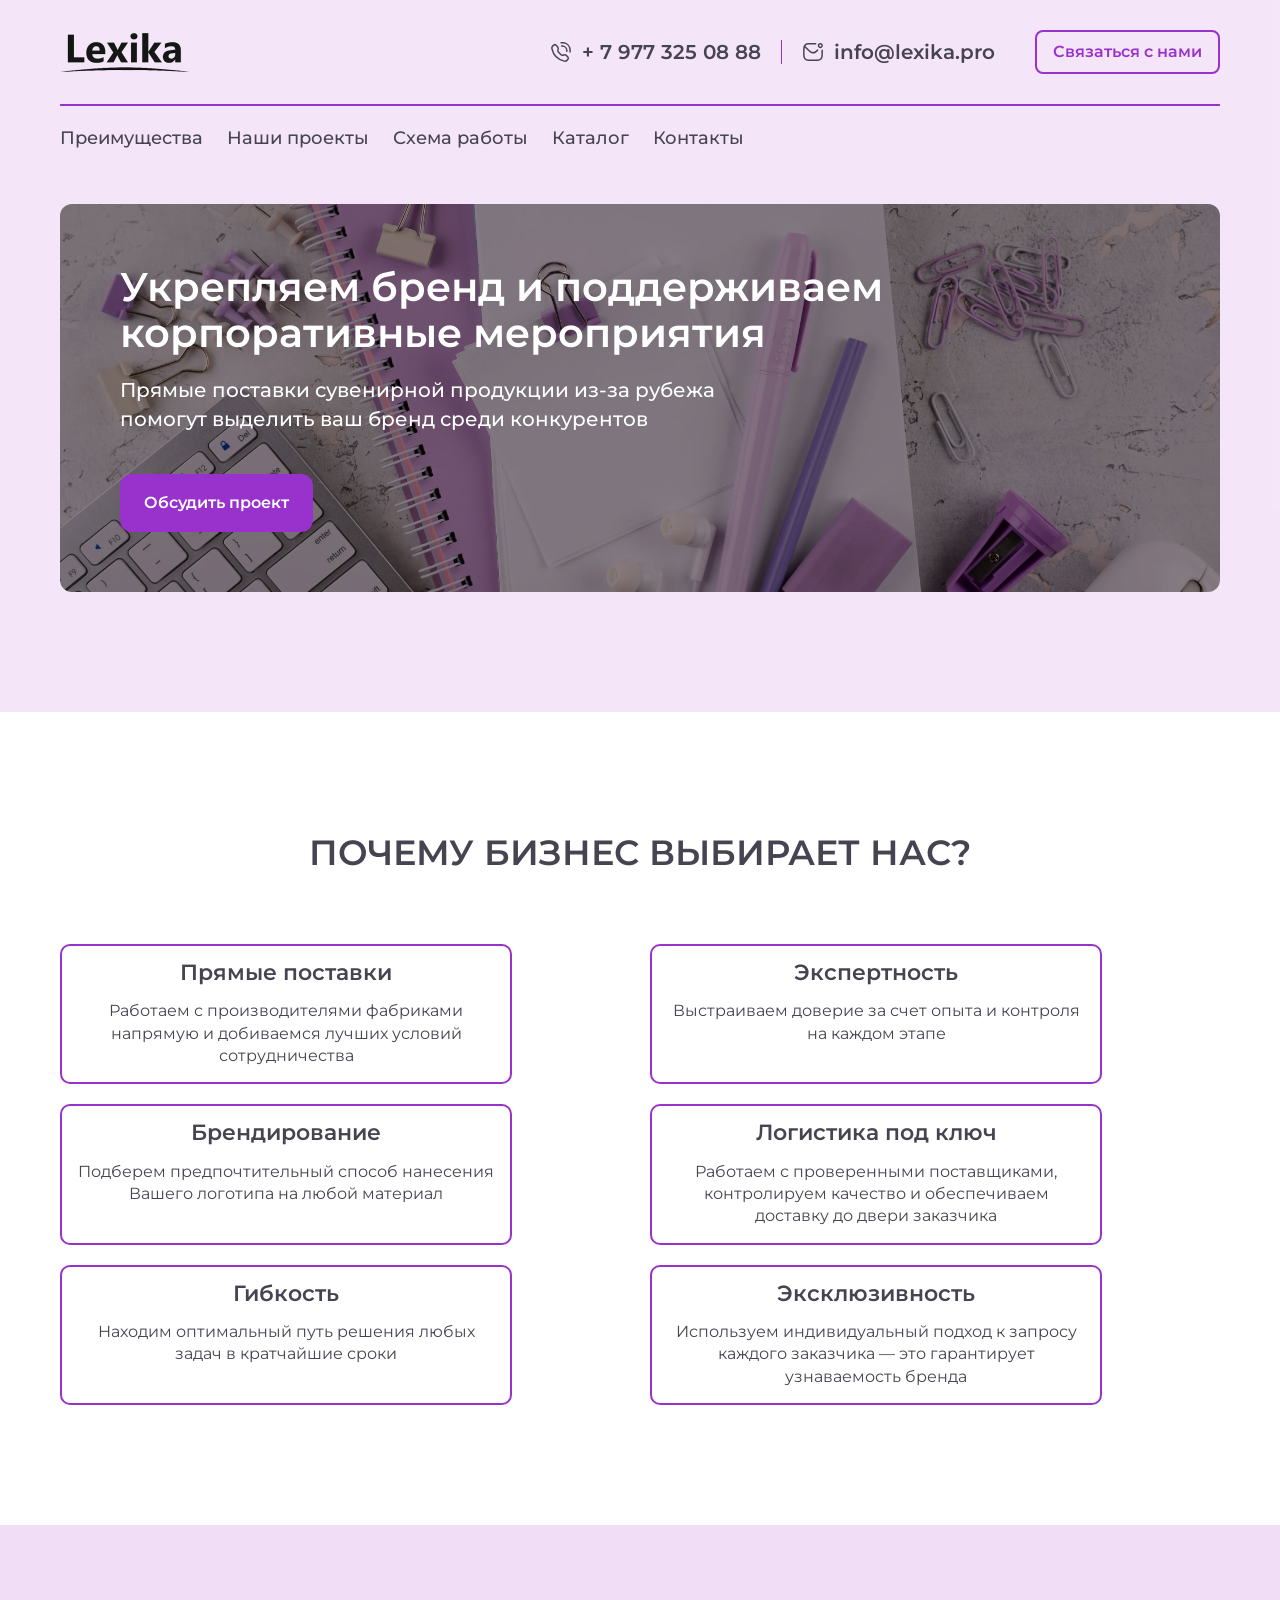
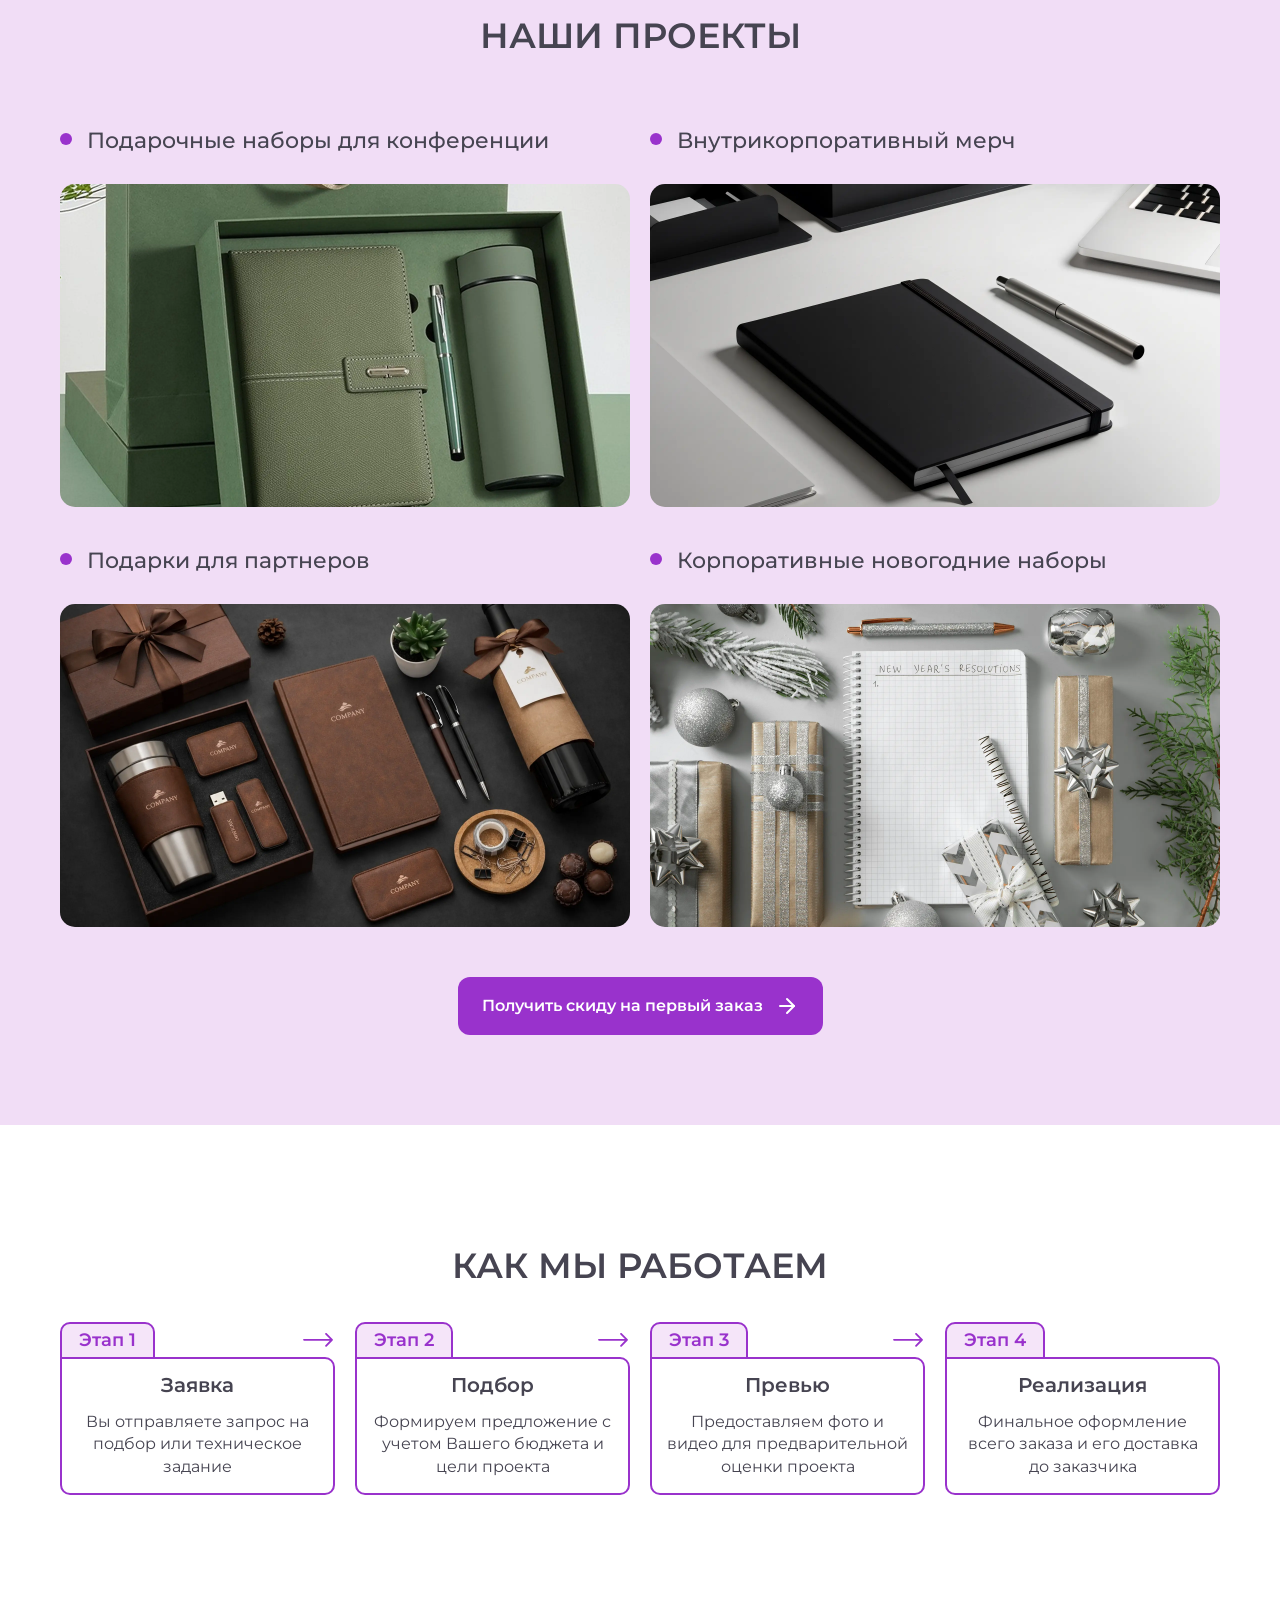
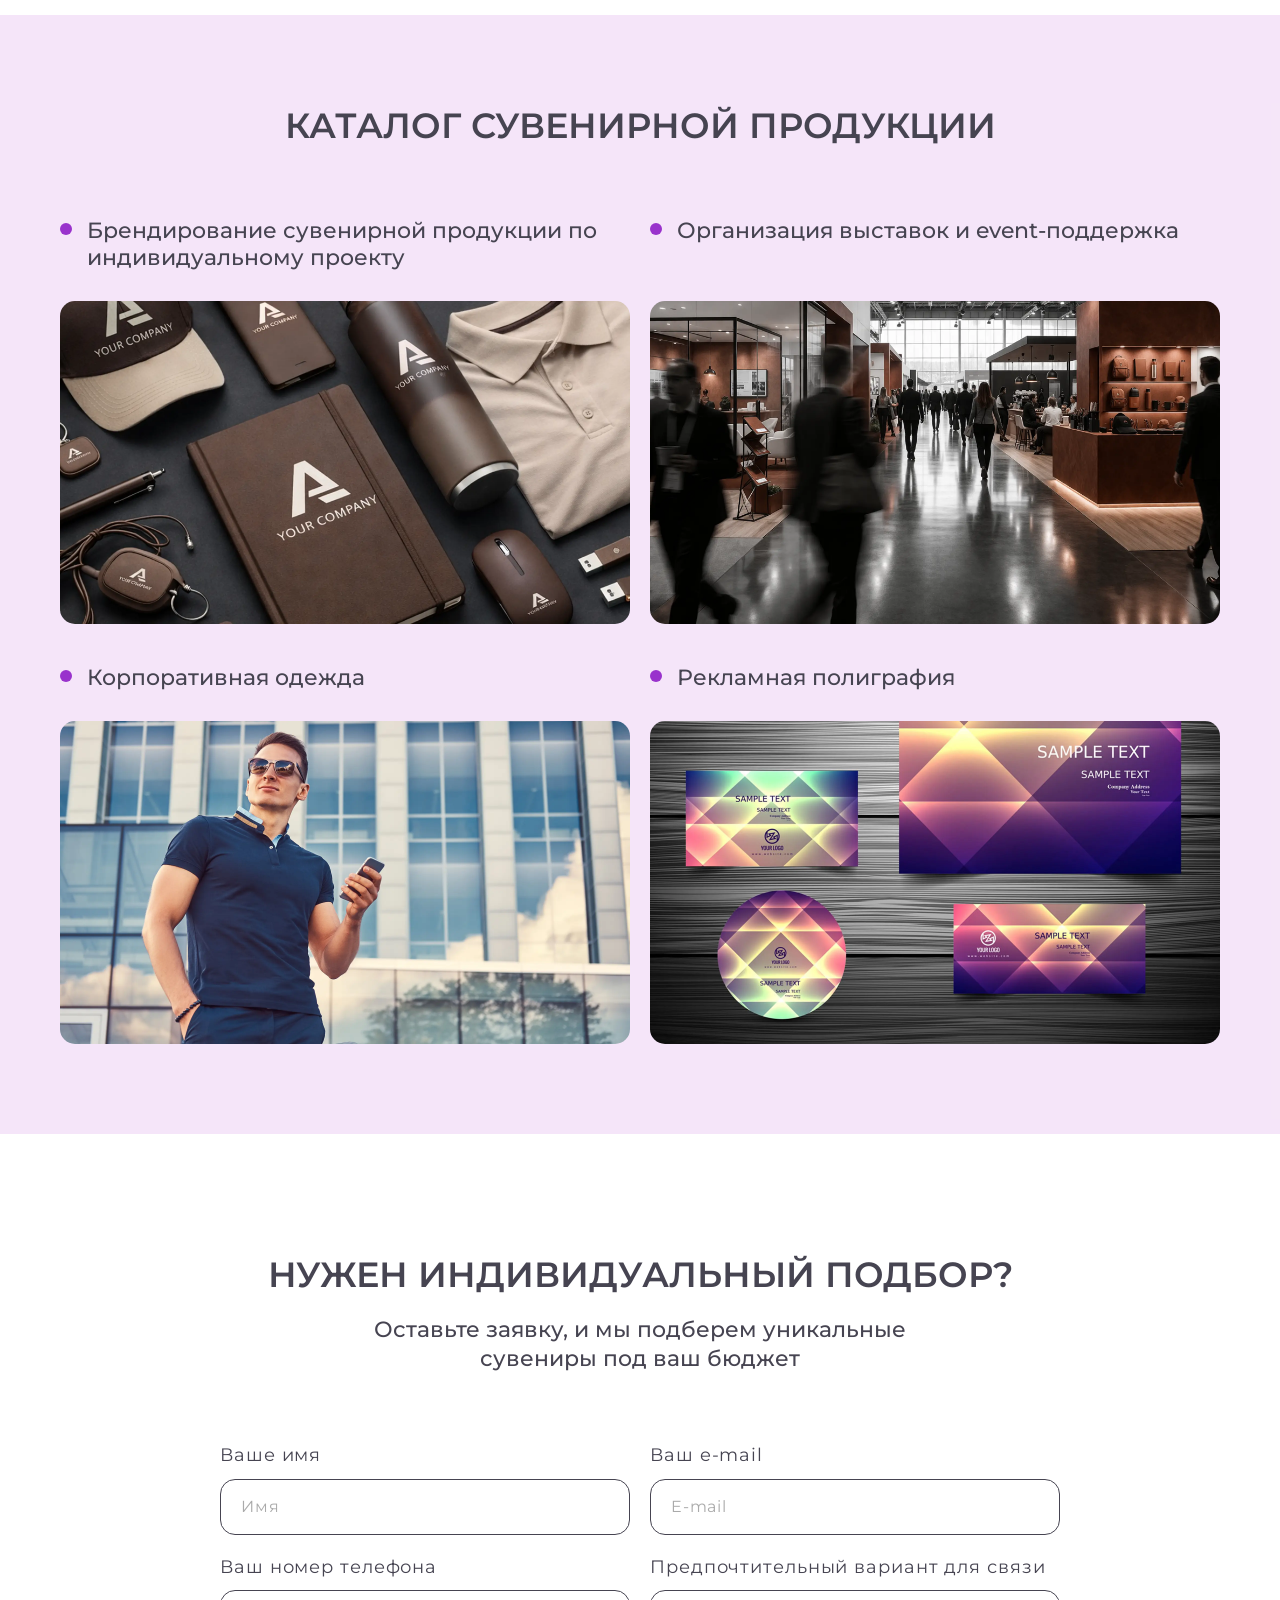
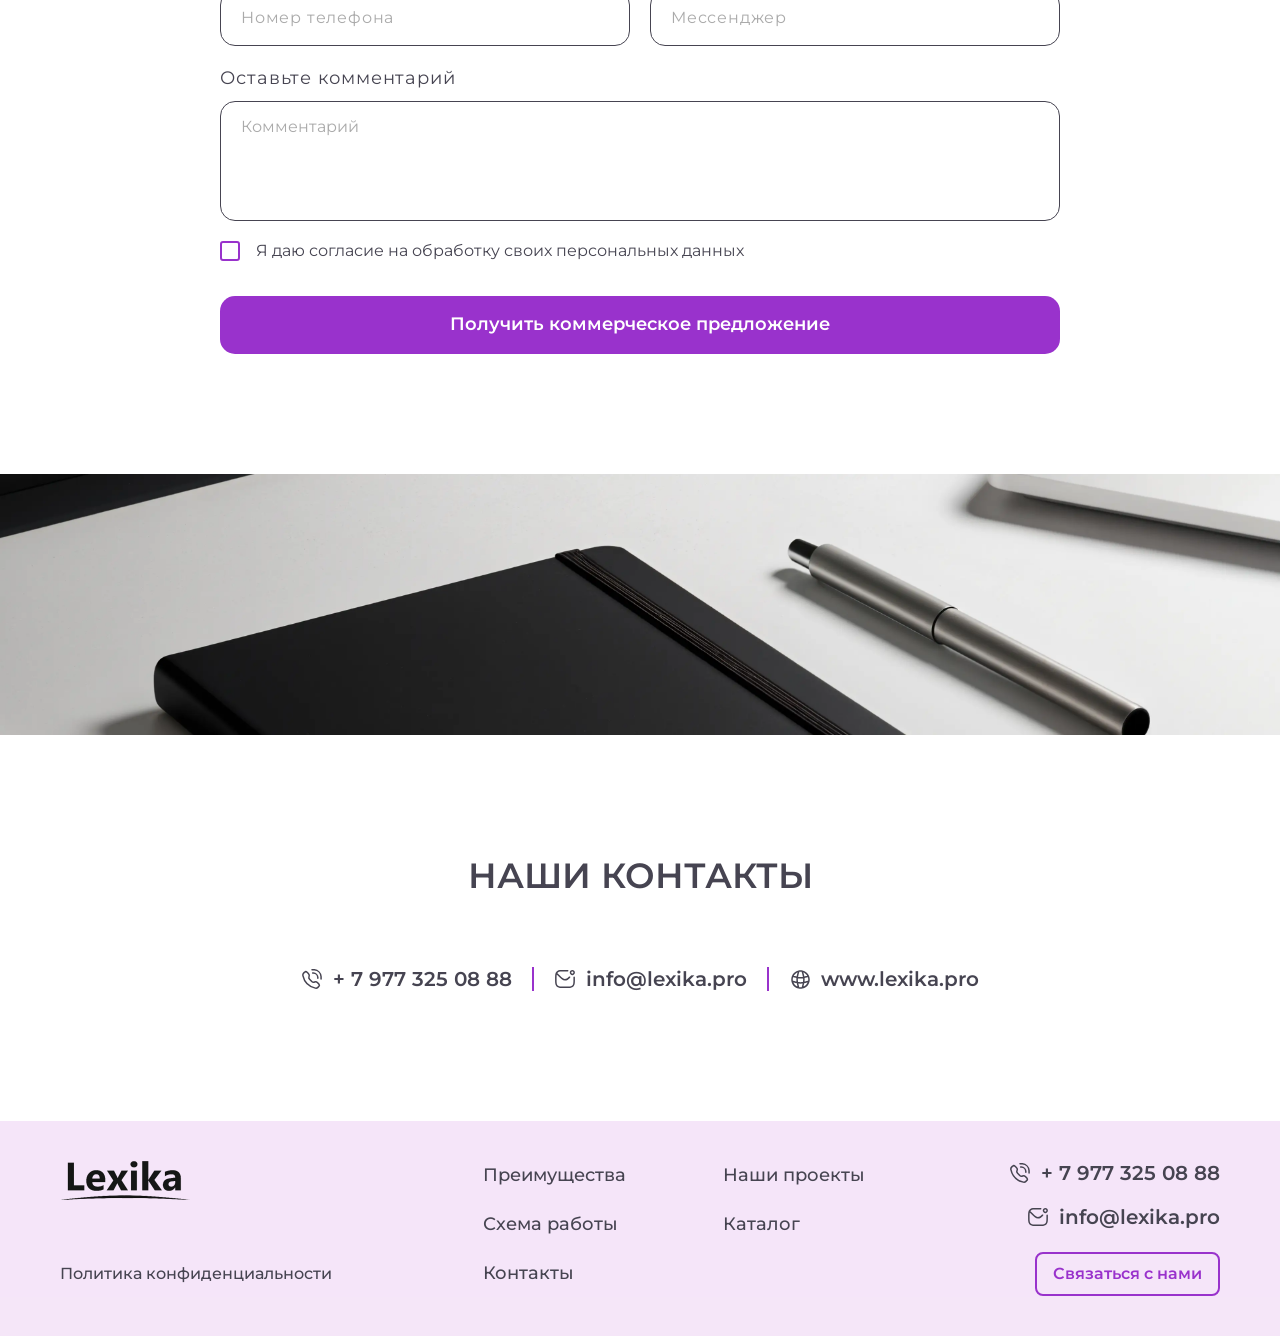
<file: index.html>
<!--header.html-->
<!doctype html>
<html lang="en">
<head>
  <meta charset="UTF-8">
  <meta name="viewport"
        content="width=device-width, user-scalable=no, initial-scale=1.0, maximum-scale=1.0, minimum-scale=1.0">
  <meta http-equiv="X-UA-Compatible" content="ie=edge">
  <meta name="format-detection" content="telephone=no">
  <link rel="preconnect" href="https://fonts.googleapis.com">
  <link rel="preconnect" href="https://fonts.gstatic.com" crossorigin>
  <link href="https://fonts.googleapis.com/css2?family=Montserrat:ital,wght@0,100..900;1,100..900&display=swap" rel="stylesheet">
  <link rel="icon" type="image/png" href="./img/icons/favicon.ico" sizes="32x32">
  <link rel="apple-touch-icon" href="./img/icons/favicon.ico">
  <link rel="mask-icon" href="./img/icons/favicon.ico" color="#000000">
  <link
          rel="stylesheet"
          href="https://cdn.jsdelivr.net/npm/swiper@11/swiper-bundle.min.css"
  />
  <title></title>
<script defer src="js/bundle.js"></script><script defer src="js/libs.js"></script><script defer src="js/style.js"></script><link href="css/style.min.css" rel="stylesheet"></head>
<body>

<header class="header">
  <div class="container">
    <div class="header-top">
      <div class="logo">
        <img src="./img/logo.webp" alt="">
      </div>
      <div class="header-meta">
        <div class="contacts-wrapper">
          <a class="contact-phone" href="tel:7977320888">+ 7 977 325 08 88</a>
          <a class="contact-mail" href="mailto:info@lexika.pro">info@lexika.pro</a>
        </div>
        <a href="#" class="btn btn-bordered">Связаться с нами</a>
      </div>
      <button type="button" class="mobile-menu-button">
        <span class="line"></span>
        <span class="line"></span>
        <span class="line"></span>
      </button>
    </div>
    <div class="header-nav">
      <div class="logo mobile-logo">
        <img src="./img/logo.webp" alt="">
      </div>
      <button type="button" class="close-menu-button"></button>
      <ul class="main-menu">
        <li>
          <a href="#advantages-section">Преимущества</a>
        </li>
        <li>
          <a href="#projects-section">Наши проекты</a>
        </li>
        <li>
          <a href="#work-section">Схема работы</a>
        </li>
        <li>
          <a href="#catalog-section">Каталог</a>
        </li>
        <li>
          <a href="#contacts-section">Контакты</a>
        </li>
      </ul>
      <div class="mobile-meta">
        <div class="contacts-wrapper mobile-contacts">
          <a class="contact-phone" href="tel:7977320888">+ 7 977 325 08 88</a>
          <a class="contact-mail" href="mailto:info@lexika.pro">info@lexika.pro</a>
        </div>
        <a href="#" class="btn btn-bordered">Связаться с нами</a>
      </div>
    </div>
  </div>
</header>

<main>





<section class="main-banner">
  <div class="container">
    <div class="banner-content" style="background-image: url(./img/main-banner-image.webp)">
      <h1>Укрепляем бренд и поддерживаем корпоративные мероприятия</h1>
      <div class="description">
        <p>Прямые поставки сувенирной продукции из-за рубежа помогут выделить ваш бренд среди конкурентов</p>
      </div>
      <a href="#" class="btn btn-purple">Обсудить проект</a>
    </div>
  </div>
</section>

<section class="advantages-section" id="advantages-section">
  <div class="container">
    <h2>Почему бизнес выбирает нас?</h2>
    <div class="row row-large-pc">
      <div class="col-lg-5 col-md-6 col-m-12">
        <div class="advantage-card">
          <div class="card-title">Прямые поставки</div>
          <div class="card-description">
            <p>Работаем с производителями фабриками напрямую и добиваемся лучших условий сотрудничества</p>
          </div>
        </div>
        <div class="advantage-card">
          <div class="card-title">Экспертность</div>
          <div class="card-description">
            <p>Выстраиваем доверие за счет опыта и контроля на каждом этапе</p>
          </div>
        </div>
        <div class="advantage-card">
          <div class="card-title">Брендирование</div>
          <div class="card-description">
            <p>Подберем предпочтительный способ нанесения Вашего логотипа на любой материал</p>
          </div>
        </div>
      </div>
      <div class="col-lg-2 col-md-12 col-m-12">

      </div>
      <div class="col-lg-5 col-md-6 col-md-12">
        <div class="advantage-card">
          <div class="card-title">Логистика под ключ</div>
          <div class="card-description">
            <p>Работаем с проверенными поставщиками, контролируем качество и обеспечиваем доставку до двери
              заказчика</p>
          </div>
        </div>
        <div class="advantage-card">
          <div class="card-title">Гибкость</div>
          <div class="card-description">
            <p>Находим оптимальный путь решения любых задач в кратчайшие сроки</p>
          </div>
        </div>
        <div class="advantage-card">
          <div class="card-title">Эксклюзивность</div>
          <div class="card-description">
            <p>Используем индивидуальный подход к запросу каждого заказчика — это гарантирует узнаваемость бренда</p>
          </div>
        </div>
      </div>
    </div>
    <div class="small-pc-screens">
      <div class="advantage-card">
        <div class="card-title">Прямые поставки</div>
        <div class="card-description">
          <p>Работаем с производителями фабриками напрямую и добиваемся лучших условий сотрудничества</p>
        </div>
      </div>
      <div class="advantage-card">
        <div class="card-title">Экспертность</div>
        <div class="card-description">
          <p>Выстраиваем доверие за счет опыта и контроля на каждом этапе</p>
        </div>
      </div>
      <div class="advantage-card">
        <div class="card-title">Брендирование</div>
        <div class="card-description">
          <p>Подберем предпочтительный способ нанесения Вашего логотипа на любой материал</p>
        </div>
      </div>
      <div class="advantage-card">
        <div class="card-title">Логистика под ключ</div>
        <div class="card-description">
          <p>Работаем с проверенными поставщиками, контролируем качество и обеспечиваем доставку до двери
            заказчика</p>
        </div>
      </div>
      <div class="advantage-card">
        <div class="card-title">Гибкость</div>
        <div class="card-description">
          <p>Находим оптимальный путь решения любых задач в кратчайшие сроки</p>
        </div>
      </div>
      <div class="advantage-card">
        <div class="card-title">Эксклюзивность</div>
        <div class="card-description">
          <p>Используем индивидуальный подход к запросу каждого заказчика — это гарантирует узнаваемость бренда</p>
        </div>
      </div>
    </div>
  </div>
</section>

<section class="project-section" id="projects-section">
  <div class="container">
    <h2>Наши проекты</h2>
    <div class="grid-wrapper">
      <div class="grid-item">
        <div class="grid-title">Подарочные наборы <br class="br-mobile"> для конференции</div>
        <div class="grid-image">
          <img src="./img/project-img1.webp" alt="">
        </div>
      </div>
      <div class="grid-item">
        <div class="grid-title">Внутрикорпоративный мерч</div>
        <div class="grid-image">
          <img src="./img/project-img2.webp" alt="">
        </div>
      </div>
      <div class="grid-item">
        <div class="grid-title">Подарки для партнеров</div>
        <div class="grid-image">
          <img src="./img/project-img3.webp" alt="">
        </div>
      </div>
      <div class="grid-item">
        <div class="grid-title">Корпоративные новогодние наборы</div>
        <div class="grid-image">
          <img src="./img/project-img4.webp" alt="">
        </div>
      </div>
    </div>
    <div class="button-wrapper">
      <a href="#" class="btn btn-purple btn-arrow">Получить скиду на первый заказ</a>
    </div>
  </div>
</section>

<section class="work-section" id="work-section">
  <div class="container">
    <h2>КАК МЫ РАБОТАЕМ</h2>
    <div class="step-cards-wrapper">
      <div class="step-card">
        <div class="card-step-num">Этап</div>
        <div class="card-title">Заявка</div>
        <div class="card-description">
          <p>Вы отправляете запрос на подбор или техническое задание</p>
        </div>
      </div>
      <div class="step-card">
        <div class="card-step-num">Этап</div>
        <div class="card-title">Подбор</div>
        <div class="card-description">
          <p>Формируем предложение с учетом Вашего бюджета и цели проекта</p>
        </div>
      </div>
      <div class="step-card">
        <div class="card-step-num">Этап</div>
        <div class="card-title">Превью</div>
        <div class="card-description">
          <p>Предоставляем фото и видео для предварительной оценки проекта</p>
        </div>
      </div>
      <div class="step-card">
        <div class="card-step-num">Этап</div>
        <div class="card-title">Реализация</div>
        <div class="card-description">
          <p>Финальное оформление всего <br class="br-mobile"> заказа и его доставка до заказчика</p>
        </div>
      </div>
    </div>
  </div>
</section>

<section class="catalog-section" id="catalog-section">
  <div class="container">
    <h2>КАТАЛОГ СУВЕНИРНОЙ ПРОДУКЦИИ</h2>
    <div class="grid-wrapper">
      <div class="grid-item">
        <div class="grid-title">Брендирование сувенирной продукции по индивидуальному проекту</div>
        <div class="grid-image">
          <img src="./img/catalog-item-img1.webp" alt="">
        </div>
      </div>
      <div class="grid-item">
        <div class="grid-title">Организация выставок и event-поддержка</div>
        <div class="grid-image">
          <img src="./img/catalog-item-img2.webp" alt="">
        </div>
      </div>
      <div class="grid-item">
        <div class="grid-title">Корпоративная одежда</div>
        <div class="grid-image">
          <img src="./img/catalog-item-img3.webp" alt="">
        </div>
      </div>
      <div class="grid-item">
        <div class="grid-title">Рекламная полиграфия</div>
        <div class="grid-image">
          <img src="./img/catalog-item-img4.webp" alt="">
        </div>
      </div>
    </div>
  </div>
</section>

<section class="callback-section">
  <div class="container">
    <h2>Нужен индивидуальный подбор?</h2>
    <div class="description">
      <p>Оставьте заявку, и мы подберем уникальные сувениры под ваш бюджет</p>
    </div>
    <div class="form-wrapper">
      <div class="wpcf7 js" id="wpcf7-f35-o1" lang="ru-RU" dir="ltr" data-wpcf7-id="35">
        <div class="screen-reader-response"><p role="status" aria-live="polite" aria-atomic="true"></p> <ul></ul></div>
        <form action="/dev/#wpcf7-f35-o1" method="post" class="wpcf7-form init" aria-label="Контактная форма" novalidate="novalidate" data-status="init">
          <fieldset class="hidden-fields-container"><input type="hidden" name="_wpcf7" value="35"><input type="hidden" name="_wpcf7_version" value="6.1.2"><input type="hidden" name="_wpcf7_locale" value="ru_RU"><input type="hidden" name="_wpcf7_unit_tag" value="wpcf7-f35-o1"><input type="hidden" name="_wpcf7_container_post" value="0"><input type="hidden" name="_wpcf7_posted_data_hash" value="">
          </fieldset>
          <p><label> Ваше имя<br>
            <span class="wpcf7-form-control-wrap" data-name="text-848"><input size="40" maxlength="400" class="wpcf7-form-control wpcf7-text" autocomplete="name" aria-invalid="false" placeholder="Имя" value="" type="text" name="text-848"></span><br>
          </label><br>
            <label> Ваш e-mail<br>
              <span class="wpcf7-form-control-wrap" data-name="email-804"><input size="40" maxlength="400" class="wpcf7-form-control wpcf7-email wpcf7-text wpcf7-validates-as-email" aria-invalid="false" placeholder="E-mail" value="" type="email" name="email-804"></span><br>
            </label><br>
            <label> Ваш номер телефона<br>
              <span class="wpcf7-form-control-wrap" data-name="tel-583"><input size="40" maxlength="400" class="wpcf7-form-control wpcf7-tel wpcf7-text wpcf7-validates-as-tel" aria-invalid="false" placeholder="Номер телефона" value="" type="tel" name="tel-583"></span><br>
            </label><br>
            <label>Предпочтительный вариант для связи<br>
              <span class="wpcf7-form-control-wrap" data-name="text-793"><input size="40" maxlength="400" class="wpcf7-form-control wpcf7-text" aria-invalid="false" placeholder="Мессенджер" value="" type="text" name="text-793"></span><br>
            </label><br>
            <label> Оставьте комментарий<br>
              <span class="wpcf7-form-control-wrap" data-name="textarea-721"><textarea cols="40" rows="10" maxlength="2000" class="wpcf7-form-control wpcf7-textarea" aria-invalid="false" placeholder="Комментарий" name="textarea-721"></textarea></span><br>
            </label><br>
            <span class="wpcf7-form-control-wrap" data-name="acceptance-46"><span class="wpcf7-form-control wpcf7-acceptance"><span class="wpcf7-list-item"><label><input type="checkbox" name="acceptance-46" value="1" aria-invalid="false"><span class="wpcf7-list-item-label">Я даю согласие на обработку своих персональных данных</span></label></span></span></span><br>
            <input class="wpcf7-form-control wpcf7-submit has-spinner" type="submit" value="Получить коммерческое предложение" disabled=""><span class="wpcf7-spinner"></span>
          </p><div class="wpcf7-response-output" aria-hidden="true"></div>
        </form>
      </div>
    </div>
  </div>
</section>

<section class="image-full-section">
  <div class="image-wrapper image-wrapper-pc">
    <img src="./img/contacts-image.webp" alt="">
  </div>
  <div class="image-wrapper image-wrapper-mobile">
    <img src="./img/contacts-image-mobile.webp" alt="">
  </div>
</section>

<section class="contacts-section" id="contacts-section">
  <div class="container">
    <h2>Наши контакты</h2>
    <div class="contacts-wrapper">
      <a class="contact-phone" href="tel:7977320888">+ 7 977 325 08 88</a>
      <a class="contact-mail" href="mailto:info@lexika.pro">info@lexika.pro</a>
      <a class="contact-link" target="_blank" href="www.lexika.pro">www.lexika.pro</a>
    </div>
  </div>
</section>

<!--footer.html-->
</main>

<footer class="footer">
    <div class="container">
      <div class="footer-row">
        <div class="footer-column">
          <div class="logo">
            <img src="./img/logo.webp" alt="">
          </div>
          <div class="footer-policy footer-policy-pc">
            <a href="#">Политика конфиденциальности</a>
          </div>
        </div>
        <div class="footer-column">
          <nav class="footer-nav">
            <ul class="footer-menu">
              <li>
                <a href="#advantages-section">Преимущества</a>
              </li>
              <li>
                <a href="#projects-section">Наши проекты</a>
              </li>
              <li>
                <a href="#work-section">Схема работы</a>
              </li>
              <li>
                <a href="#catalog-section">Каталог</a>
              </li>
              <li>
                <a href="#contacts-section">Контакты</a>
              </li>
            </ul>
          </nav>
        </div>
        <div class="footer-column">
          <div class="contacts-wrapper">
            <a class="contact-phone" href="tel:7977320888">+ 7 977 325 08 88</a>
            <a class="contact-mail" href="mailto:info@lexika.pro">info@lexika.pro</a>
          </div>
          <a href="#" class="btn btn-bordered">Связаться с нами</a>
        </div>
      </div>
      <div class="footer-policy footer-policy-small-screens">
        <a href="page.html">Политика конфиденциальности</a>
      </div>
    </div>
</footer>

<script src="https://cdn.jsdelivr.net/npm/swiper@11/swiper-bundle.min.js"></script>
</body>
</html>
</file>
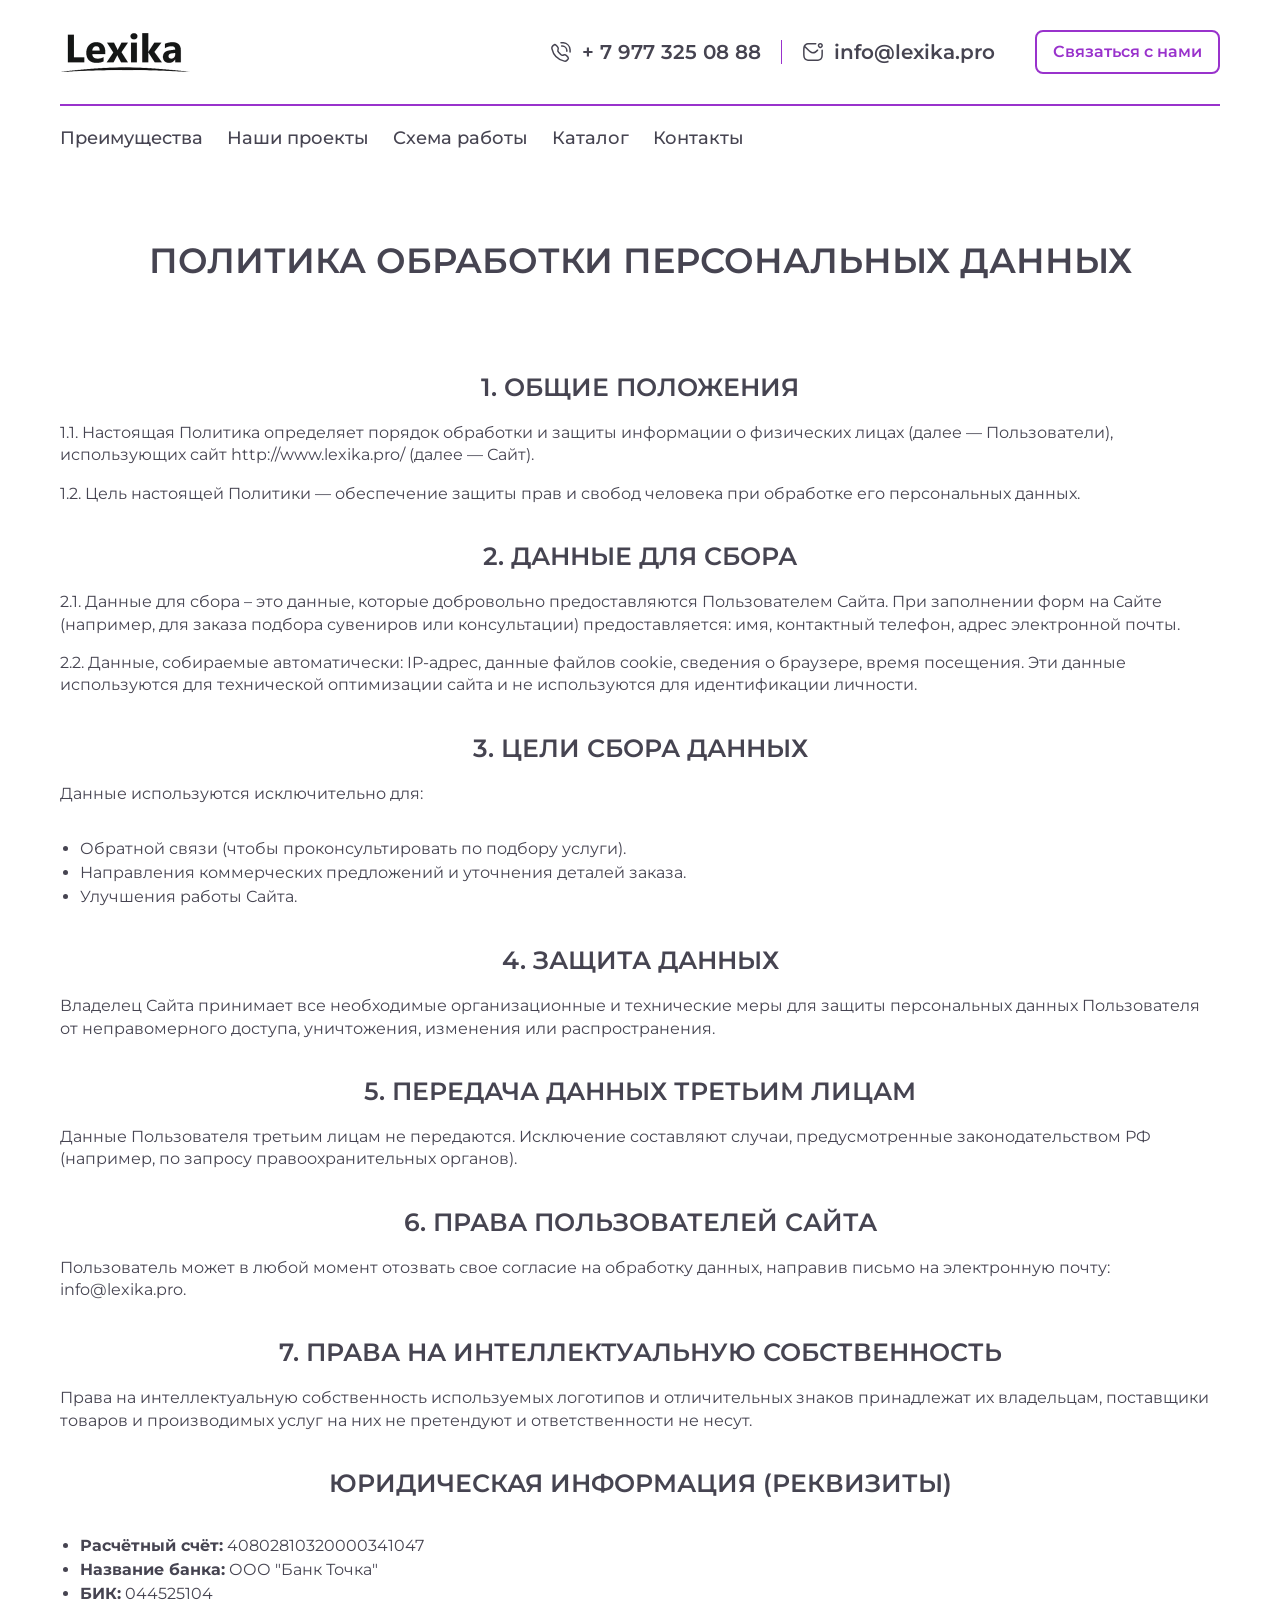
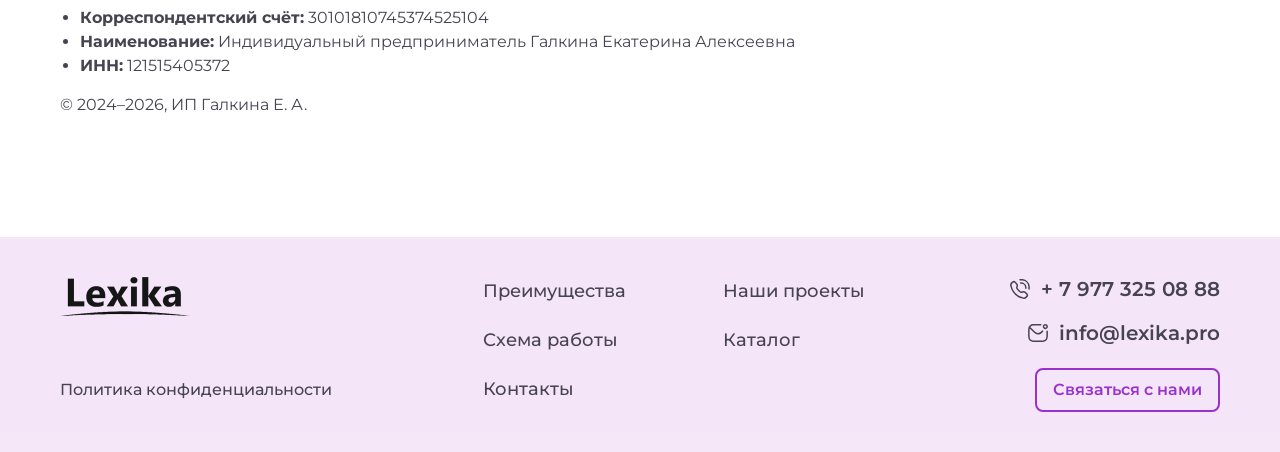
<file: page.html>
<!--header.html-->
<!doctype html>
<html lang="en">
<head>
  <meta charset="UTF-8">
  <meta name="viewport"
        content="width=device-width, user-scalable=no, initial-scale=1.0, maximum-scale=1.0, minimum-scale=1.0">
  <meta http-equiv="X-UA-Compatible" content="ie=edge">
  <meta name="format-detection" content="telephone=no">
  <link rel="preconnect" href="https://fonts.googleapis.com">
  <link rel="preconnect" href="https://fonts.gstatic.com" crossorigin>
  <link href="https://fonts.googleapis.com/css2?family=Montserrat:ital,wght@0,100..900;1,100..900&display=swap" rel="stylesheet">
  <link rel="icon" type="image/png" href="./img/icons/favicon.ico" sizes="32x32">
  <link rel="apple-touch-icon" href="./img/icons/favicon.ico">
  <link rel="mask-icon" href="./img/icons/favicon.ico" color="#000000">
  <link
          rel="stylesheet"
          href="https://cdn.jsdelivr.net/npm/swiper@11/swiper-bundle.min.css"
  />
  <title></title>
<script defer src="js/bundle.js"></script><script defer src="js/libs.js"></script><script defer src="js/style.js"></script><link href="css/style.min.css" rel="stylesheet"></head>
<body>

<header class="header">
  <div class="container">
    <div class="header-top">
      <div class="logo">
        <img src="./img/logo.webp" alt="">
      </div>
      <div class="header-meta">
        <div class="contacts-wrapper">
          <a class="contact-phone" href="tel:7977320888">+ 7 977 325 08 88</a>
          <a class="contact-mail" href="mailto:info@lexika.pro">info@lexika.pro</a>
        </div>
        <a href="#" class="btn btn-bordered">Связаться с нами</a>
      </div>
      <button type="button" class="mobile-menu-button">
        <span class="line"></span>
        <span class="line"></span>
        <span class="line"></span>
      </button>
    </div>
    <div class="header-nav">
      <div class="logo mobile-logo">
        <img src="./img/logo.webp" alt="">
      </div>
      <button type="button" class="close-menu-button"></button>
      <ul class="main-menu">
        <li>
          <a href="#advantages-section">Преимущества</a>
        </li>
        <li>
          <a href="#projects-section">Наши проекты</a>
        </li>
        <li>
          <a href="#work-section">Схема работы</a>
        </li>
        <li>
          <a href="#catalog-section">Каталог</a>
        </li>
        <li>
          <a href="#contacts-section">Контакты</a>
        </li>
      </ul>
      <div class="mobile-meta">
        <div class="contacts-wrapper mobile-contacts">
          <a class="contact-phone" href="tel:7977320888">+ 7 977 325 08 88</a>
          <a class="contact-mail" href="mailto:info@lexika.pro">info@lexika.pro</a>
        </div>
        <a href="#" class="btn btn-bordered">Связаться с нами</a>
      </div>
    </div>
  </div>
</header>

<main>




<section class="content-section-default">
  <div class="container">
    <h2>Политика обработки персональных данных</h2>

    <h3>1. Общие положения</h3>
    <p>1.1. Настоящая Политика определяет порядок обработки и защиты информации о физических лицах (далее — Пользователи), использующих сайт http://www.lexika.pro/ (далее — Сайт).</p>
    <p>1.2. Цель настоящей Политики — обеспечение защиты прав и свобод человека при обработке его персональных данных.</p>

    <h3>2. Данные для сбора</h3>
    <p>2.1. Данные для сбора – это данные, которые добровольно предоставляются Пользователем Сайта. При заполнении форм на Сайте (например, для заказа подбора сувениров или консультации) предоставляется: имя, контактный телефон, адрес электронной почты.</p>
    <p>2.2. Данные, собираемые автоматически: IP-адрес, данные файлов cookie, сведения о браузере, время посещения. Эти данные используются для технической оптимизации сайта и не используются для идентификации личности.</p>

    <h3>3. Цели сбора данных</h3>
    <p>Данные используются исключительно для:</p>
    <ul>
      <li>Обратной связи (чтобы проконсультировать по подбору услуги).</li>
      <li>Направления коммерческих предложений и уточнения деталей заказа.</li>
      <li>Улучшения работы Сайта.</li>
    </ul>

    <h3>4. Защита данных</h3>
    <p>Владелец Сайта принимает все необходимые организационные и технические меры для защиты персональных данных Пользователя от неправомерного доступа, уничтожения, изменения или распространения.</p>

    <h3>5. Передача данных третьим лицам</h3>
    <p>Данные Пользователя третьим лицам не передаются. Исключение составляют случаи, предусмотренные законодательством РФ (например, по запросу правоохранительных органов).</p>

    <h3>6. Права пользователей Сайта</h3>
    <p>Пользователь может в любой момент отозвать свое согласие на обработку данных, направив письмо на электронную почту: <a href="mailto:info@lexika.pro">info@lexika.pro</a>.</p>

    <h3>7. Права на интеллектуальную собственность</h3>
    <p>Права на интеллектуальную собственность используемых логотипов и отличительных знаков принадлежат их владельцам, поставщики товаров и производимых услуг на них не претендуют и ответственности не несут.</p>

    <h3>Юридическая информация (Реквизиты)</h3>
    <ul class="bank-details">
      <li><strong>Расчётный счёт:</strong> 40802810320000341047</li>
      <li><strong>Название банка:</strong> ООО "Банк Точка"</li>
      <li><strong>БИК:</strong> 044525104</li>
      <li><strong>Корреспондентский счёт:</strong> 30101810745374525104</li>
      <li><strong>Наименование:</strong> Индивидуальный предприниматель Галкина Екатерина Алексеевна</li>
      <li><strong>ИНН:</strong> 121515405372</li>
    </ul>

    <p>© 2024–2026, ИП Галкина Е. А.</p>
  </div>
</section>

<!--footer.html-->
</main>

<footer class="footer">
    <div class="container">
      <div class="footer-row">
        <div class="footer-column">
          <div class="logo">
            <img src="./img/logo.webp" alt="">
          </div>
          <div class="footer-policy footer-policy-pc">
            <a href="#">Политика конфиденциальности</a>
          </div>
        </div>
        <div class="footer-column">
          <nav class="footer-nav">
            <ul class="footer-menu">
              <li>
                <a href="#advantages-section">Преимущества</a>
              </li>
              <li>
                <a href="#projects-section">Наши проекты</a>
              </li>
              <li>
                <a href="#work-section">Схема работы</a>
              </li>
              <li>
                <a href="#catalog-section">Каталог</a>
              </li>
              <li>
                <a href="#contacts-section">Контакты</a>
              </li>
            </ul>
          </nav>
        </div>
        <div class="footer-column">
          <div class="contacts-wrapper">
            <a class="contact-phone" href="tel:7977320888">+ 7 977 325 08 88</a>
            <a class="contact-mail" href="mailto:info@lexika.pro">info@lexika.pro</a>
          </div>
          <a href="#" class="btn btn-bordered">Связаться с нами</a>
        </div>
      </div>
      <div class="footer-policy footer-policy-small-screens">
        <a href="page.html">Политика конфиденциальности</a>
      </div>
    </div>
</footer>

<script src="https://cdn.jsdelivr.net/npm/swiper@11/swiper-bundle.min.js"></script>
</body>
</html>
</file>
<file: css/style.min.css>
*{box-sizing:border-box}body,h1,h2,h3,h4,p,figure,blockquote,dl,dd{margin:0}ul[role=list],ol[role=list]{list-style:none}html:focus-within{scroll-behavior:smooth}body{min-height:100vh;text-rendering:optimizeSpeed;line-height:1.5}a:not([class]){-webkit-text-decoration-skip:ink;text-decoration-skip-ink:auto}img,picture{max-width:100%;display:block}input,button,textarea,select{font:inherit;box-shadow:none;outline:none}@media(prefers-reduced-motion: reduce){html:focus-within{scroll-behavior:auto}*,*::before,*::after{animation-duration:.01ms !important;animation-iteration-count:1 !important;transition-duration:.01ms !important;scroll-behavior:auto !important}}*{font-family:"Montserrat";color:#464451}a{transition:.3s;text-decoration:none}p{font-weight:400;font-size:18px;line-height:140%;letter-spacing:0;margin-bottom:16px}p:last-child{margin-bottom:0}h1,.h1{font-weight:600;font-size:40px;line-height:115%;letter-spacing:0;margin-bottom:20px}h2,.h2{font-weight:600;font-size:35px;line-height:120%;letter-spacing:0;text-transform:uppercase;margin-bottom:70px;text-align:center;width:100%}h3,.h3{font-weight:600;font-size:25px;line-height:120%;letter-spacing:0;text-transform:uppercase;margin-bottom:20px;text-align:center;width:100%}ul,ol{width:100%;padding-left:20px}.button-wrapper{width:100%;display:flex;justify-content:center;margin-top:50px}.br-mobile{display:none}@media(max-width: 1400px){p{font-size:16px}}@media(max-width: 1024px){h1,.h1{font-size:30px;line-height:110%;margin-bottom:15px}h2,.h2{font-size:25px;margin-bottom:40px;line-height:130%}h3,.h3{font-weight:600;font-size:20px;line-height:120%;letter-spacing:0;text-transform:uppercase;margin-bottom:20px;text-align:center;width:100%}}@media(max-width: 600px){.br-mobile{display:block}.button-wrapper{margin-top:40px}}.sr-only{position:absolute;width:1px;height:1px;padding:0;margin:-1px;overflow:hidden;clip:rect(0, 0, 0, 0);white-space:nowrap;border:0}body::-webkit-scrollbar{width:6px;background-color:#464451}body::-webkit-scrollbar-thumb{border-radius:20px;background-color:#9932cc}body.admin-bar header{top:20px}main{min-height:70vh}.animate-block{opacity:0;width:100%;transform:translateY(-50px);transition:opacity 1s ease,transform 1s ease}.animate-block.animated{opacity:1;transform:translateY(0)}.logo{display:flex;width:-moz-fit-content;width:fit-content}.logo img{max-width:130px;width:100%;-o-object-fit:contain;object-fit:contain}.contacts-wrapper{display:flex;align-items:center;margin-right:40px}.contacts-wrapper a{font-weight:600;font-size:20px;line-height:24px;letter-spacing:0;display:flex;align-items:center}.contacts-wrapper a:before{content:"";width:22px;height:22px;background-repeat:no-repeat;background-position:center;background-size:contain;margin-right:10px;transition:.3s}.contacts-wrapper a:hover{color:#9932cc}.contacts-wrapper a+a{margin-left:20px;padding-left:20px;border-left:1px solid #9932cc}.contacts-wrapper a.contact-phone:before{background-image:url(../img/icons/header-phone-ico.svg)}.contacts-wrapper a.contact-phone:hover:before{background-image:url(../img/icons/header-phone-ico-hover.svg)}.contacts-wrapper a.contact-mail:before{background-image:url(../img/icons/header-mail-ico.svg)}.contacts-wrapper a.contact-mail:hover:before{background-image:url(../img/icons/header-mail-ico-hover.svg)}.contacts-wrapper a.contact-link:before{background-image:url(../img/icons/contact-link-ico.svg)}.contacts-wrapper a.contact-link:hover:before{background-image:url(../img/icons/contact-link-ico-hover.svg)}.grid-wrapper{display:grid;grid-template-columns:repeat(2, 1fr);grid-gap:40px 20px;width:100%}.grid-wrapper .grid-item{display:flex;flex-direction:column;justify-content:space-between}.grid-wrapper .grid-item .grid-title{font-weight:500;font-size:22px;line-height:normal;letter-spacing:0;margin-bottom:30px;display:flex;width:100%;align-items:flex-start}.grid-wrapper .grid-item .grid-title:before{position:relative;top:6px}.grid-wrapper .grid-item .grid-title:before{content:"";width:12px;height:12px;border-radius:50%;margin-right:15px;background-color:#9932cc;flex:none}.grid-wrapper .grid-item .grid-image img{height:323px;width:100%;-o-object-fit:cover;object-fit:cover;border-radius:15px}@media(max-width: 1024px){.grid-wrapper{grid-template-columns:1fr}.grid-wrapper .grid-item .grid-title{font-size:20px}}@media(max-width: 600px){.logo img{max-width:100px}.contacts-wrapper a{font-size:18px;line-height:110%}.grid-wrapper{grid-gap:30px}.grid-wrapper .grid-item .grid-title{font-size:18px;line-height:130%;margin-bottom:20px}.grid-wrapper .grid-item .grid-title:before{width:10px;height:10px;margin-right:8px}.grid-wrapper .grid-item .grid-image img{height:250px}}.container{margin:0 auto;display:flex;flex-wrap:wrap;max-width:1440px;width:100%;padding:0 120px}.container-fluid{max-width:100%;width:100%}.d-flex{display:flex;flex-wrap:wrap}.justify-between{justify-content:space-between}.justify-end{justify-content:flex-end}.flex-column{flex-direction:column}.row{display:flex;margin:0 -10px;width:calc(100% + 20px);flex-wrap:wrap}[class*=col-]{padding:0 10px}.col-lg-1{width:8.33333333%}.col-lg-2{width:16.66666667%}.col-lg-3{width:25%}.col-lg-4{width:33.33333333%}.col-lg-5{width:41.66666667%}.col-lg-6{width:50%}.col-lg-7{width:58.33333333%}.col-lg-8{width:66.66666667%}.col-lg-9{width:75%}.col-lg-10{width:83.33333333%}.col-lg-11{width:91.66666667%}.col-lg-12{width:100%}@media(max-width: 1400px){.container{padding:0 60px}}@media(max-width: 1024px){.row{margin:0 -12px;width:calc(100% + 24px)}[class*=col-]{padding:0 12px}.col-md-1{width:8.33333333%}.col-md-2{width:16.66666667%}.col-md-3{width:25%}.col-md-4{width:33.33333333%}.col-md-5{width:41.66666667%}.col-md-6{width:50%}.col-md-7{width:58.33333333%}.col-md-8{width:66.66666667%}.col-md-9{width:75%}.col-md-10{width:83.33333333%}.col-md-11{width:91.66666667%}.col-md-12{width:100%}.container{padding:0 20px}}@media(max-width: 600px){.col-m-1{width:8.33333333%}.col-m-2{width:16.66666667%}.col-m-3{width:25%}.col-m-4{width:33.33333333%}.col-m-5{width:41.66666667%}.col-m-6{width:50%}.col-m-7{width:58.33333333%}.col-m-8{width:66.66666667%}.col-m-9{width:75%}.col-m-10{width:83.33333333%}.col-m-11{width:91.66666667%}.col-m-12{width:100%}.container{padding:0 16px}}.btn{display:flex;justify-content:center;align-items:center;font-weight:600;font-size:16px;line-height:100%;letter-spacing:0;text-align:center;padding:0 16px;height:44px;width:-moz-fit-content;width:fit-content;max-width:100%;transition:.3s;cursor:pointer}.btn-purple{background-color:#9932cc;color:#fff;height:58px;border-radius:12px;padding:0 24px}.btn-purple:hover{background-color:#b56dd9}.btn-purple:focus{background-color:#c288df}.btn-bordered{background-color:rgba(0,0,0,0);color:#9932cc;border:2px solid #9932cc;border-radius:8px}.btn-bordered:hover{border-color:rgba(153,50,204,.6980392157);color:rgba(153,50,204,.6980392157)}.btn-bordered:focus{border-color:rgba(181,109,217,.8);color:rgba(181,109,217,.8)}.btn-arrow:after{content:"";width:24px;height:24px;background-repeat:no-repeat;background-position:center;background-size:contain;margin-left:12px;background-image:url(../img/icons/button-arrow-ico.svg);transition:.3s}.btn-arrow:hover:after{background-image:url(../img/icons/button-arrow-ico-hover.svg);transform:rotate(45deg)}@media(max-width: 600px){.btn{max-width:100%;width:100%;line-height:120%}.btn-purple{padding:0 16px}.btn-arrow:after{display:none}}.footer-menu{list-style:none;padding:2px 0 0;margin:0;width:100%;display:grid;grid-template-columns:repeat(2, 1fr);grid-gap:24px 80px;max-width:400px}.footer-menu li a{position:relative;font-weight:500;font-size:18px;line-height:24px;letter-spacing:0}.footer-menu li a:after{content:"";width:100%;position:absolute;top:calc(100% + 3px);left:0;background-color:#9932cc;height:2px;opacity:0;transition:.3s}.footer-menu li a:hover{color:#9932cc}.footer-menu li a:focus{color:#9932cc}.footer-menu li a:focus:after{opacity:1}@media(max-width: 1024px){.footer-menu{grid-gap:20px}}@media(max-width: 600px){.footer-menu{grid-gap:14px 60px;margin-bottom:20px;padding-bottom:30px;border-bottom:2px solid #9932cc}.footer-menu li a{font-size:16px;line-height:130%}}.main-menu{padding:0;display:flex;list-style:none;margin:0;align-items:center}.main-menu li+li{margin-left:24px}.main-menu li a{position:relative;font-weight:500;font-size:18px;line-height:24px;letter-spacing:0}.main-menu li a:after{content:"";width:100%;position:absolute;top:calc(100% + 3px);left:0;background-color:#9932cc;height:2px;opacity:0;transition:.3s}.main-menu li a:hover{color:#9932cc}.main-menu li a:focus{color:#9932cc}.main-menu li a:focus:after{opacity:1}@media(max-width: 1024px){.main-menu{margin-top:40px;flex-direction:column;align-items:flex-start;margin-bottom:20px;padding-bottom:20px;border-bottom:2px solid #9932cc}.main-menu li{display:flex}.main-menu li+li{margin-left:0;margin-top:15px}}@media(max-width: 600px){.main-menu li+li{margin-top:18px}}form{width:100%;max-width:100%}form br{display:none}form>p{margin:0}form .hidden-fields-container{display:none}form .screen-reader-response{display:none}form .wpcf7-response-output{display:none}form .wpcf7-spinner{display:none}form .wpcf7-not-valid-tip{display:none}form input.wpcf7-not-valid{border:1px solid red !important}form .wpcf7-form-control-wrap{display:flex;width:100%;margin:10px 0 20px}form textarea{resize:none;font-weight:400;font-size:16px;line-height:140%;letter-spacing:0;height:120px;padding:14px 20px;border-radius:15px;width:100%;max-width:100%;border:1px solid #464451}form textarea::-moz-placeholder{color:rgba(85,85,85,.5019607843);font-weight:inherit;letter-spacing:inherit;line-height:inherit;font-family:inherit;font-size:inherit}form textarea::placeholder{color:rgba(85,85,85,.5019607843);font-weight:inherit;letter-spacing:inherit;line-height:inherit;font-family:inherit;font-size:inherit}form input{border:1px solid #464451;border-radius:15px;padding:0 20px;max-width:100%;height:56px;width:100%;font-weight:400;font-size:16px;line-height:140%;letter-spacing:.05em}form input::-moz-placeholder{color:rgba(85,85,85,.5019607843);font-weight:inherit;letter-spacing:inherit;line-height:inherit;font-family:inherit;font-size:inherit}form input::placeholder{color:rgba(85,85,85,.5019607843);font-weight:inherit;letter-spacing:inherit;line-height:inherit;font-family:inherit;font-size:inherit}form label{display:block;width:100%;font-weight:400;font-size:18px;line-height:140%;letter-spacing:.05em}form input[type=submit]{height:58px;transition:.3s;cursor:pointer;padding:0 20px;background-color:#9932cc;color:#fff;font-weight:600;font-size:18px;line-height:120%;letter-spacing:0;margin-top:15px;border:none}form input[type=submit]:hover{background-color:#b56dd9}form input[type=submit]:focus{background-color:#c288df}.wpcf7-acceptance input[type=checkbox]{position:absolute;opacity:0;width:0;height:0;margin:0;padding:0}.wpcf7-list-item-label{display:flex;align-items:center;width:100%;position:relative;cursor:pointer}.wpcf7-acceptance .wpcf7-list-item{display:flex;align-items:center;cursor:pointer;padding-left:16px}.wpcf7-acceptance .wpcf7-list-item label{font-weight:400;font-size:16px;line-height:120%;letter-spacing:0}.wpcf7-acceptance .wpcf7-list-item-label::before{content:"";display:inline-block;flex:none;width:16px;height:16px;border:2px solid #9932cc;border-radius:3px;background-color:rgba(0,0,0,0);transition:.3s;position:relative;left:-16px}.wpcf7-acceptance input[type=checkbox]:checked+.wpcf7-list-item-label::before{background-color:#9932cc}.wpcf7-acceptance input[type=checkbox]:checked+.wpcf7-list-item-label::after{content:"";position:absolute;left:-16px;width:20px;height:20px;background-repeat:no-repeat;background-position:center;background-size:12px;background-image:url(../img/icons/checkbox-checked.svg);z-index:1}.wpcf7 .screen-reader-response{display:none}@media(max-width: 600px){form label{font-size:16px;letter-spacing:0}form input{letter-spacing:0;font-size:14px;padding:0 15px}form textarea{padding:14px 20px}form input[type=submit]{white-space:wrap;margin-top:20px}.wpcf7-acceptance .wpcf7-list-item label{font-size:14px;letter-spacing:.05em}}.main-banner{padding:204px 0 120px;background-color:rgba(186,85,211,.1490196078)}.main-banner .banner-content{background-repeat:no-repeat;background-position:center;background-size:cover;padding:60px;border-radius:12px;background-blend-mode:multiply;background-color:rgba(72,54,66,.6)}.main-banner .banner-content h1{color:#fff}.main-banner .banner-content .description{width:100%;margin-bottom:40px}.main-banner .banner-content .description p{font-weight:500;font-size:20px;line-height:145%;letter-spacing:0;color:#fff;max-width:620px;width:100%}.advantages-section{padding:207px 0 170px;background-repeat:no-repeat;background-position:center;background-size:650px 650px;background-image:url(../img/advantages-back.svg)}.advantages-section .container{position:relative}.advantages-section h2{max-width:328px;position:absolute;left:calc(50% - 164px);top:calc(50% - 84px)}.advantages-section .small-pc-screens{display:none}.advantages-section .row .col-lg-5:nth-of-type(3){display:flex;flex-direction:column;align-items:flex-end}.advantages-section .row .col-lg-5 .advantage-card:nth-of-type(2){max-width:390px}.advantages-section .advantage-card{margin-bottom:76px;border-radius:10px;border:2px solid #9932cc;padding:15px;max-width:452px;width:100%;background-color:#fff}.advantages-section .advantage-card .card-title{width:100%;margin-bottom:15px;font-weight:600;font-size:22px;line-height:110%;letter-spacing:0;text-align:center}.advantages-section .advantage-card .card-description p{width:100%;text-align:center}.project-section{padding:90px 0;background-color:rgba(186,85,211,.2)}.work-section{padding:120px 0 100px}.work-section .step-cards-wrapper{counter-reset:step-counter;width:100%;display:grid;grid-template-columns:repeat(4, 1fr);grid-gap:20px}.work-section .step-card{padding:15px 13px;width:100%;border-radius:0 10px 10px 10px;border:2px solid #9932cc;position:relative;counter-increment:step-counter;height:calc(100% - 20px);margin-bottom:20px}.work-section .step-card:after{content:"";width:30px;height:30px;background-repeat:no-repeat;background-position:center;background-size:contain;background-image:url(../img/icons/step-arrow-ico.svg);position:absolute;right:0;top:-34px}.work-section .step-card .card-step-num{font-weight:600;font-size:18px;line-height:140%;letter-spacing:0;color:#9932cc;height:37px;padding:0 17px;width:-moz-fit-content;width:fit-content;border-radius:10px 10px 0 0;border:2px solid #9932cc;position:absolute;top:-37px;left:-2px;background-color:rgba(186,85,211,.1490196078);display:flex;align-items:center;justify-content:center}.work-section .step-card .card-step-num:after{content:counter(step-counter);margin-left:5px}.work-section .step-card .card-title{font-weight:600;font-size:22px;line-height:110%;letter-spacing:0;text-align:center;margin-bottom:15px;width:100%}.work-section .step-card .card-description{width:100%}.work-section .step-card .card-description p{text-align:center}.work-section .step-card:nth-of-type(1){width:285px}.work-section .step-card:nth-of-type(2){width:285px}.work-section .step-card:nth-of-type(3){width:302px}.work-section .step-card:nth-of-type(4){width:268px}.work-section .step-card:last-of-type:after{display:none}.catalog-section{padding:90px 0;background-color:rgba(186,85,211,.1490196078)}.callback-section{padding:120px 0}.callback-section h2{margin-bottom:20px}.callback-section .description{width:100%;margin-bottom:70px}.callback-section .description p{font-weight:500;font-size:22px;line-height:130%;text-align:center;max-width:568px;margin:0 auto;width:100%}.callback-section .form-wrapper{width:100%}.callback-section .form-wrapper form{max-width:840px;width:100%;margin:0 auto}.callback-section .form-wrapper form>p{display:flex;flex-wrap:wrap;width:100%;justify-content:space-between}.callback-section .form-wrapper form>p label{width:100%}.callback-section .form-wrapper form>p label:nth-of-type(1),.callback-section .form-wrapper form>p label:nth-of-type(2),.callback-section .form-wrapper form>p label:nth-of-type(3),.callback-section .form-wrapper form>p label:nth-of-type(4){max-width:calc(50% - 10px)}.callback-section .form-wrapper form>p label:nth-of-type(5) .wpcf7-form-control-wrap{margin-bottom:10px}.callback-section .form-wrapper form>p .wpcf7-acceptance .wpcf7-list-item label:nth-of-type(1){max-width:100%}.image-full-section{margin-bottom:120px}.image-full-section .image-wrapper{height:261px;width:100%}.image-full-section .image-wrapper img{height:inherit;width:100%;-o-object-fit:cover;object-fit:cover}.image-full-section .image-wrapper-mobile{display:none}.contacts-section{padding-bottom:130px}.contacts-section .contacts-wrapper{width:100%;margin-right:0;justify-content:center}.contacts-section .contacts-wrapper a+a{border-width:2px}@media(max-width: 1370px){.advantages-section{background:none}.advantages-section h2{position:static;text-align:center;max-width:initial;min-width:initial}.advantages-section .row .col-lg-2{width:100%;order:-1}.advantages-section .row .col-lg-5{width:50%}}@media(max-width: 1400px){.advantages-section{padding:120px 0}.advantages-section .row-large-pc{display:none}.advantages-section .small-pc-screens{display:grid;grid-template-columns:repeat(2, 1fr);grid-gap:20px;width:100%}.advantages-section .advantage-card{margin-bottom:0}.work-section .step-card .card-title{font-size:20px}.work-section .step-card:nth-of-type(1){width:100%}.work-section .step-card:nth-of-type(2){width:100%}.work-section .step-card:nth-of-type(3){width:100%}.work-section .step-card:nth-of-type(4){width:100%}}@media(max-width: 1024px){.main-banner{padding:120px 0 80px}.main-banner .banner-content{padding:30px}.main-banner .banner-content .description p{font-size:18px}.advantages-section .advantage-card{max-width:100%}.advantages-section .advantage-card .card-title{font-size:20px}.advantages-section .small-pc-screens{grid-template-columns:1fr}.work-section{padding:80px 0 60px}.work-section h2{margin-bottom:77px}.work-section .step-cards-wrapper{grid-template-columns:repeat(2, 1fr)}.work-section .step-card:after{display:none}.callback-section{padding:80px 0}.callback-section .description{margin-bottom:40px}.callback-section .description p{font-size:18px}.callback-section .form-wrapper form>p label:nth-of-type(1),.callback-section .form-wrapper form>p label:nth-of-type(2),.callback-section .form-wrapper form>p label:nth-of-type(3),.callback-section .form-wrapper form>p label:nth-of-type(4){max-width:100%}.image-full-section{margin-bottom:80px}.contacts-section{padding:0 0 80px}.contacts-section .contacts-wrapper{flex-direction:column}.contacts-section .contacts-wrapper a+a{margin-left:0;border-left:0;margin-top:20px;padding-left:0}}@media(max-width: 600px){.main-banner{padding:114px 0 70px}.main-banner .banner-content{padding:60px 16px}.main-banner .banner-content .description p{font-size:16px;line-height:130%}.advantages-section{padding:70px 0}.advantages-section .advantage-card{padding:10px}.advantages-section .advantage-card .card-title{font-size:18px;margin-bottom:8px;line-height:110%}.project-section{padding:70px 0}.work-section{padding:70px 0}.work-section .step-cards-wrapper{grid-template-columns:1fr;grid-gap:54px}.work-section .step-card{height:initial;margin-bottom:0;border-radius:0 0 10px 10px;padding:12px 10px}.work-section .step-card .card-step-num{height:34px;top:-34px;width:calc(100% + 4px);font-size:16px}.work-section .step-card .card-title{margin-bottom:10px;font-size:18px}.catalog-section{padding:70px 0}.image-full-section{margin-bottom:70px}.image-full-section .image-wrapper{height:216px}.image-full-section .image-wrapper-pc{display:none}.image-full-section .image-wrapper-mobile{display:block}}.footer{background-color:rgba(186,85,211,.1490196078);padding:40px 0}.footer .footer-row{display:flex;width:100%}.footer .footer-row .footer-column{display:flex;flex-direction:column}.footer .footer-row .footer-column:nth-of-type(1){width:25%;display:flex}.footer .footer-row .footer-column:nth-of-type(2){width:50%;padding-left:75px}.footer .footer-row .footer-column:nth-of-type(3){width:25%;align-items:flex-end}.footer .contacts-wrapper{flex-direction:column;margin-right:0;margin-bottom:23px}.footer .contacts-wrapper a+a{margin-left:auto;padding-left:0;border-left:0;margin-top:20px}.footer .footer-policy{width:100%;margin-top:62px}.footer .footer-policy a{font-weight:500;font-size:16px;line-height:24px;letter-spacing:0}.footer .footer-policy a:hover{color:#9932cc}.footer .footer-policy-small-screens{display:none}@media(max-width: 1400px){.footer .footer-row .footer-column:nth-of-type(1){width:30%}.footer .footer-row .footer-column:nth-of-type(2){width:45%}.footer .footer-row .footer-column:nth-of-type(3){width:25%}}@media(max-width: 1024px){.footer .footer-row{flex-wrap:wrap}.footer .footer-row .footer-column:nth-of-type(1){width:100%;align-items:center;margin-bottom:30px}.footer .footer-row .footer-column:nth-of-type(2){width:50%;padding-left:0}.footer .footer-row .footer-column:nth-of-type(3){width:50%}.footer .footer-policy-pc{display:none}.footer .footer-policy-small-screens{display:flex;margin-top:40px}}@media(max-width: 600px){.footer{padding:30px 0}.footer .footer-row .footer-column:nth-of-type(2){width:100%}.footer .footer-row .footer-column:nth-of-type(3){width:100%}.footer .contacts-wrapper{flex-direction:row;justify-content:space-between;width:100%;margin-bottom:20px}.footer .contacts-wrapper a+a{margin-top:0;margin-left:20px}.footer .contacts-wrapper a:before{display:none}.footer .footer-policy-small-screens{margin-top:20px;justify-content:center}}@media(max-width: 370px){.footer .contacts-wrapper{flex-direction:column}.footer .contacts-wrapper a+a{margin-left:0;margin-top:20px}}.header{position:absolute;top:0;left:0;width:100%;z-index:999;background-color:rgba(0,0,0,0);padding:30px 0;transition:.3s}.header .header-nav{margin-top:30px;padding-top:20px;border-top:2px solid #9932cc;width:100%}.header .header-top{display:flex;width:100%;justify-content:space-between;align-items:center;transition:.3s}.header .header-top .header-meta{display:flex;align-items:center}.header .header-top .header-meta .contacts-wrapper{display:flex}.header .mobile-logo{display:none}.header .close-menu-button{display:none}.header .mobile-menu-button{display:none}.header .mobile-meta{display:none}@media(max-width: 1024px){.header{padding:20px 0}.header .header-top .header-meta{display:none}.header .mobile-logo{display:flex}.header .mobile-menu-button{display:flex;width:40px;align-items:flex-end;justify-content:center;flex-direction:column;background-color:rgba(0,0,0,0);border:none;padding:0;z-index:9;transition:.3s}.header .mobile-menu-button .line{display:block;width:100%;height:2px;background-color:#9932cc}.header .mobile-menu-button .line:nth-of-type(2){margin:9px 0}.header .close-menu-button{display:flex;background-color:rgba(0,0,0,0);padding:0;border:none;background-repeat:no-repeat;background-position:center;background-size:contain;width:18px;height:18px;background-image:url(../img/icons/close-menu-button.svg);right:20px;top:35px;position:absolute}.header .header-nav{margin-top:0;border:none;position:fixed;top:0;right:0;max-width:100%;width:100%;transition:.3s;background-color:#f1ddf6;opacity:0;visibility:hidden;overflow:auto;pointer-events:none;height:100%;padding:20px 20px 30px;z-index:999}.header .header-nav.show{opacity:1;visibility:visible;pointer-events:auto}.header .mobile-meta{display:flex;flex-direction:column}.header .mobile-contacts{margin-bottom:20px;margin-right:0}.header .mobile-contacts a:before{display:none}.header .mobile-contacts a+a{margin-left:30px;padding-left:0;border:none}}@media(max-width: 600px){.header .header-nav{padding:20px 16px 30px}.header .close-menu-button{top:28px;right:16px}}@media(max-width: 370px){.header .mobile-contacts{flex-direction:column}.header .mobile-contacts a+a{margin-left:0;margin-top:20px}}.content-section-default{padding:240px 0 120px}.content-section-default h3{margin:20px 0}@media(max-width: 600px){.content-section-default{padding:114px 0 70px}}

/*# sourceMappingURL=[data-uri]*/
</file>
